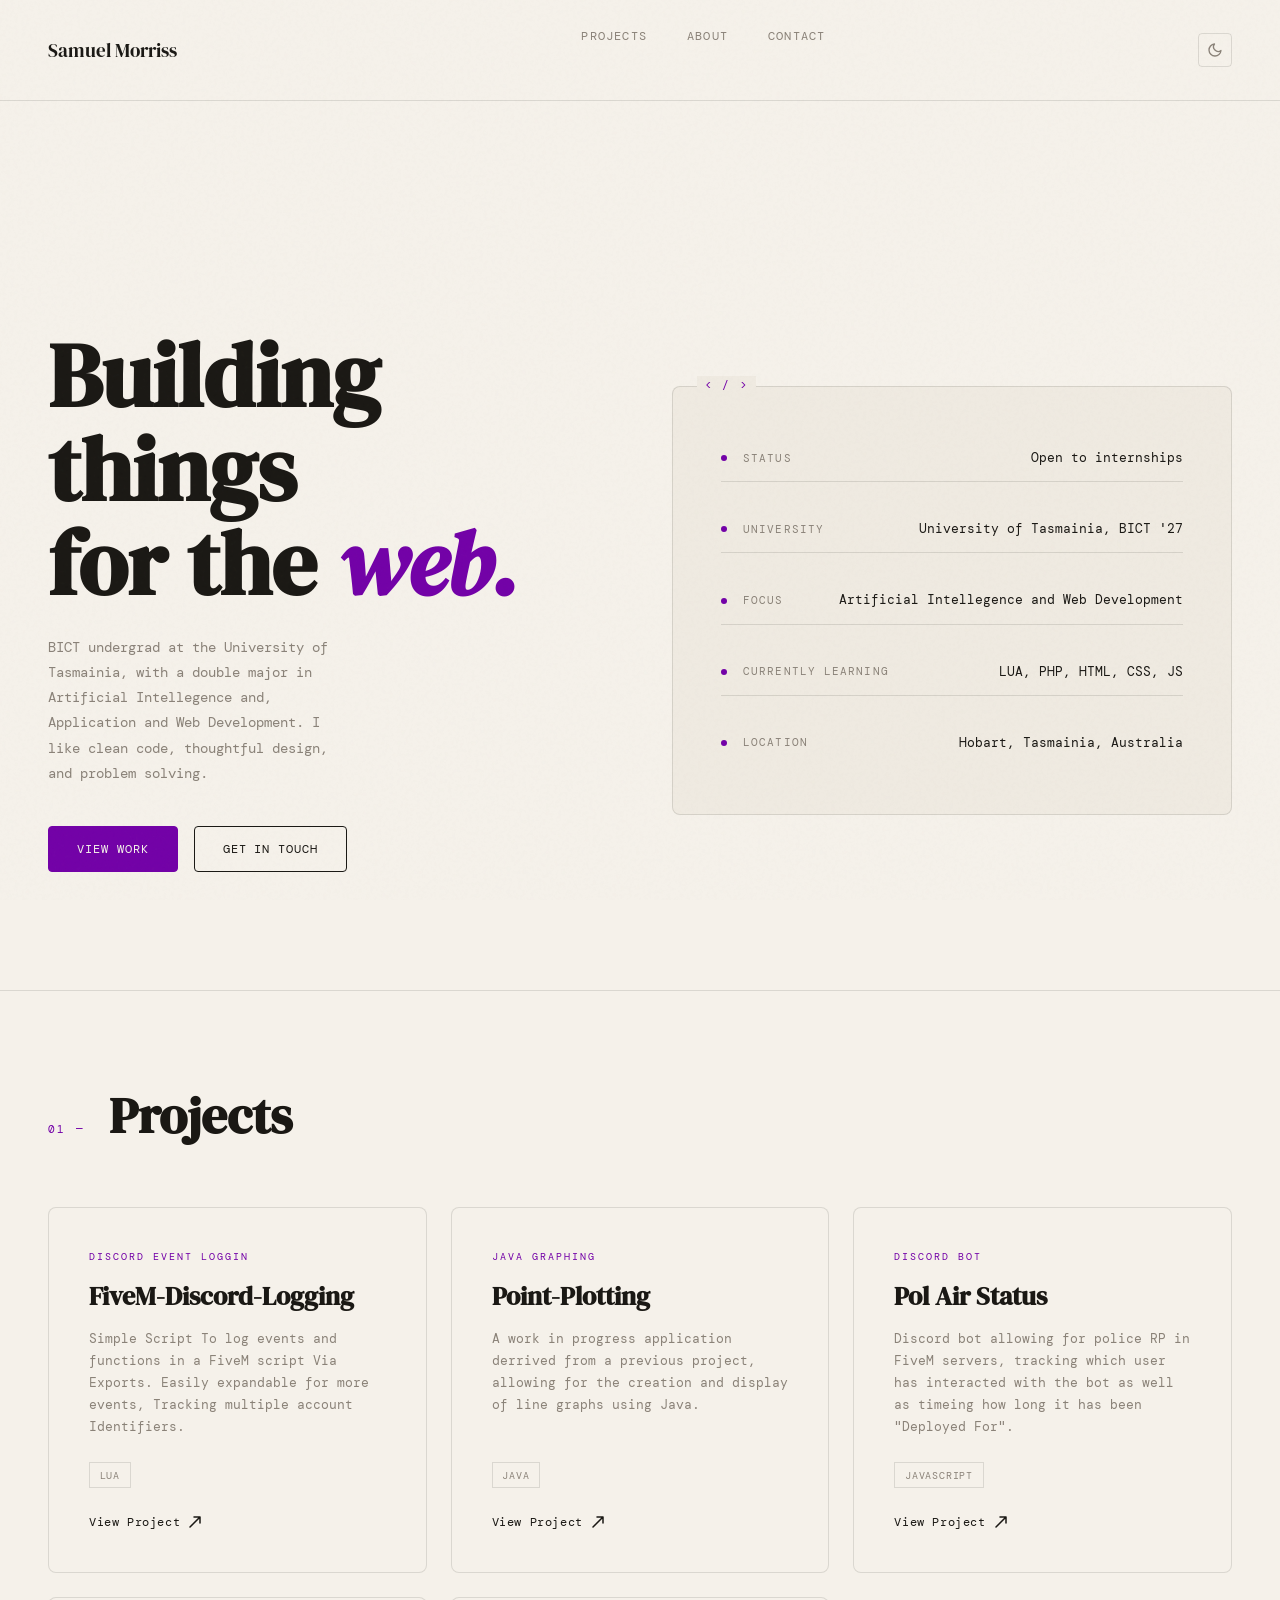
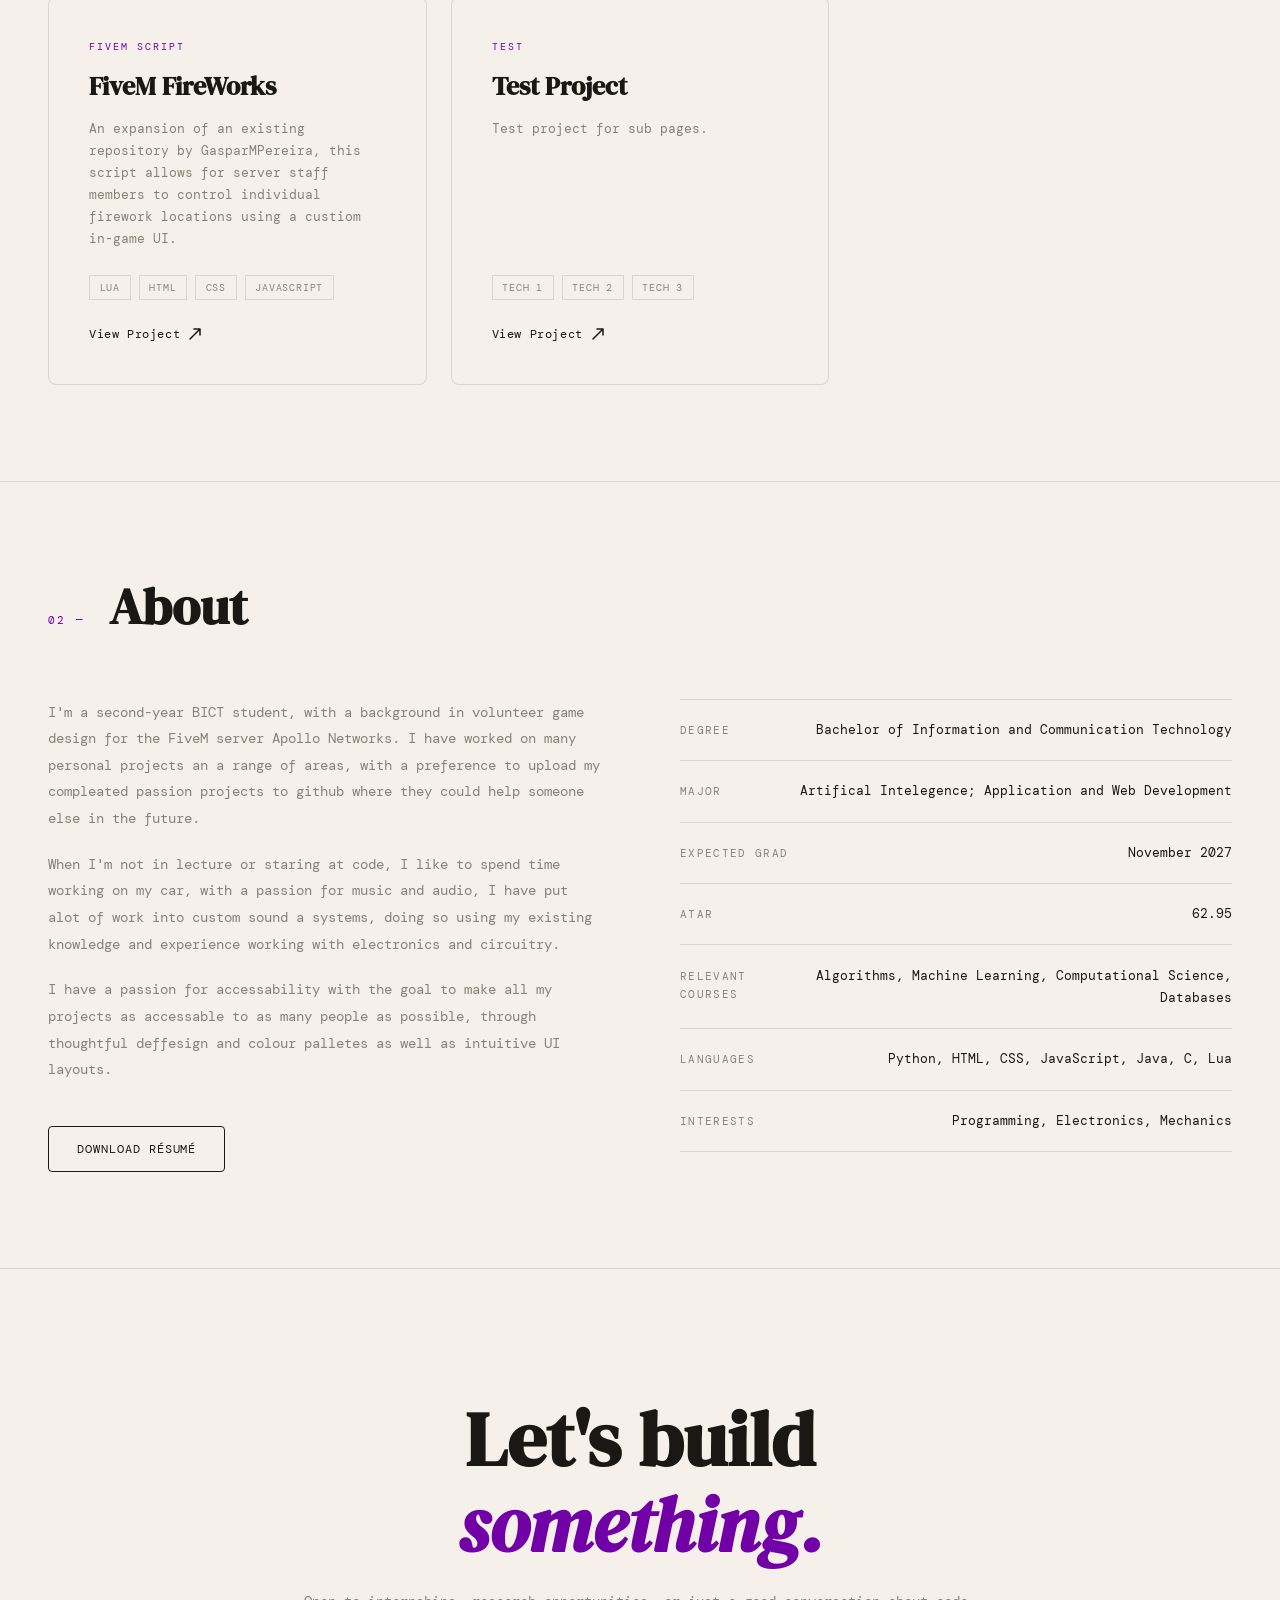
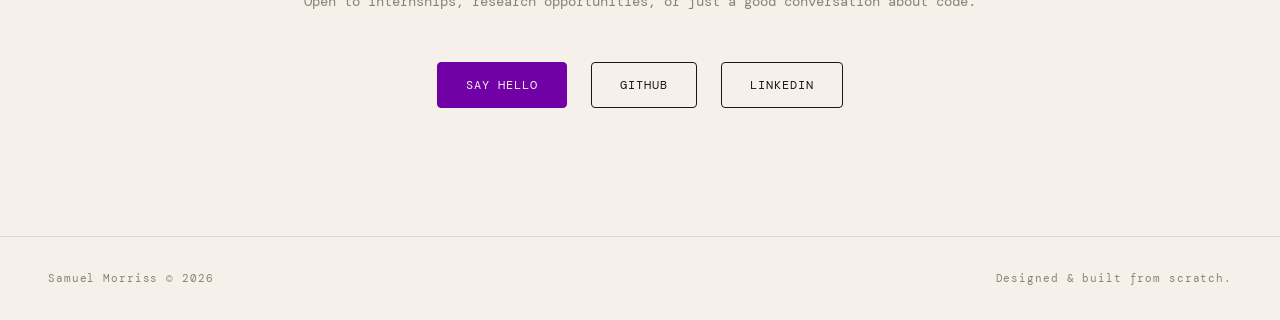
<file: index.html>
<!DOCTYPE html>
<html lang="en">
<head>
  <meta charset="UTF-8" />
  <meta name="viewport" content="width=device-width, initial-scale=1.0, viewport-fit=cover" /> 
  <title>Samuel Morriss — Developer</title>
  <link rel="preconnect" href="https://fonts.googleapis.com" />
  <link href="https://fonts.googleapis.com/css2?family=DM+Serif+Display:ital@0;1&family=DM+Mono:wght@300;400;500&display=swap" rel="stylesheet" />
  <link rel="stylesheet" href="assets/css/style.css" />
</head>
<body>

  <nav>
    <a href="#hero" class="nav-logo">Samuel Morriss</a>
    <ul class="nav-links">
      <li><a href="#projects">Projects</a></li>
      <li><a href="#about">About</a></li>
      <li><a href="#contact">Contact</a></li>
    </ul>
    <div style="display:flex; gap:0.75rem; align-items:center;">
      <button class="theme-toggle" id="themeToggle" aria-label="Toggle dark mode">
        <svg id="iconSun" width="16" height="16" viewBox="0 0 24 24" fill="none" stroke="currentColor" stroke-width="2" stroke-linecap="round" stroke-linejoin="round" style="display:none">
          <circle cx="12" cy="12" r="5"/><line x1="12" y1="1" x2="12" y2="3"/><line x1="12" y1="21" x2="12" y2="23"/><line x1="4.22" y1="4.22" x2="5.64" y2="5.64"/><line x1="18.36" y1="18.36" x2="19.78" y2="19.78"/><line x1="1" y1="12" x2="3" y2="12"/><line x1="21" y1="12" x2="23" y2="12"/><line x1="4.22" y1="19.78" x2="5.64" y2="18.36"/><line x1="18.36" y1="5.64" x2="19.78" y2="4.22"/>
        </svg>
        <svg id="iconMoon" width="16" height="16" viewBox="0 0 24 24" fill="none" stroke="currentColor" stroke-width="2" stroke-linecap="round" stroke-linejoin="round">
          <path d="M21 12.79A9 9 0 1 1 11.21 3 7 7 0 0 0 21 12.79z"/>
        </svg>
      </button>
      <button class="hamburger" id="hamburger" aria-label="Open menu">
        <span></span>
        <span></span>
        <span></span>
      </button>
    </div>
  </nav>

  <section id="hero">
    <div class="hero-text reveal">
      <h1>Building things<br>for the <em>web.</em></h1>
      <p>BICT undergrad at the University of Tasmainia, with a double major in Artificial Intellegence and, Application and Web Development. I like clean code, thoughtful design, and problem solving.</p>
      <div class="hero-cta">
        <a href="#projects" class="btn btn-accent">View Work</a>
        <a href="#contact" class="btn">Get in Touch</a>
      </div>
    </div>

    <div class="hero-aside reveal" style="transition-delay:0.15s">
      <div class="stack-item">
        <div class="stack-dot"></div>
        <span class="stack-label">Status</span>
        <span class="stack-value">Open to internships</span>
      </div>
      <div class="stack-item">
        <div class="stack-dot"></div>
        <span class="stack-label">University</span>
        <span class="stack-value">University of Tasmainia, BICT '27</span>
      </div>
      <div class="stack-item">
        <div class="stack-dot"></div>
        <span class="stack-label">Focus</span>
        <span class="stack-value">Artificial Intellegence and Web Development</span>
      </div>
      <div class="stack-item">
        <div class="stack-dot"></div>
        <span class="stack-label">Currently Learning</span>
        <span class="stack-value">LUA, PHP, HTML, CSS, JS</span>
      </div>
      <div class="stack-item">
        <div class="stack-dot"></div>
        <span class="stack-label">Location</span>
        <span class="stack-value">Hobart, Tasmainia, Australia</span>
      </div>
    </div>
  </section>

  <section id="projects">
    <div class="section-header reveal">
      <span class="section-num">01 —</span>
      <h2 class="section-title">Projects</h2>
    </div>

    <div class="projects-grid">

      <!-- ════ ADD NEW PROJECTS BELOW THIS LINE ════ -->

      <div class="project-card reveal">
        <span class="project-tag">Discord Event Loggin</span>
        <h3>FiveM-Discord-Logging</h3>
        <p>Simple Script To log events and functions in a FiveM script Via Exports. Easily expandable for more events, Tracking multiple account Identifiers.</p>
        <div class="project-stack">
          <span>LUA</span>
        </div>
        <a href="project-discord_logging.html" class="project-link">
          View Project
          <svg width="14" height="14" viewBox="0 0 14 14" fill="none"><path d="M2 12L12 2M12 2H6M12 2V8" stroke="currentColor" stroke-width="1.5" stroke-linecap="round" stroke-linejoin="round"/></svg>
        </a>
      </div>

      <div class="project-card reveal" style="transition-delay:0.08s">
        <span class="project-tag">Java Graphing</span>
        <h3>Point-Plotting</h3>
        <p>A work in progress application derrived from a previous project, allowing for the creation and display of line graphs using Java.</p>
        <div class="project-stack">
          <span>Java</span>
        </div>
        <a href="project-point_plotting.html" class="project-link">
          View Project
          <svg width="14" height="14" viewBox="0 0 14 14" fill="none"><path d="M2 12L12 2M12 2H6M12 2V8" stroke="currentColor" stroke-width="1.5" stroke-linecap="round" stroke-linejoin="round"/></svg>
        </a>
      </div>

      <div class="project-card reveal" style="transition-delay:0.16s">
        <span class="project-tag">Discord Bot</span>
        <h3>Pol Air Status</h3>
        <p>Discord bot allowing for police RP in FiveM servers, tracking which user has interacted with the bot as well as timeing how long it has been "Deployed For".</p>
        <div class="project-stack">
          <span>JavaScript</span>
        </div>
        <a href="project-pol_air.html" class="project-link">
          View Project
          <svg width="14" height="14" viewBox="0 0 14 14" fill="none"><path d="M2 12L12 2M12 2H6M12 2V8" stroke="currentColor" stroke-width="1.5" stroke-linecap="round" stroke-linejoin="round"/></svg>
        </a>
      </div>

      <div class="project-card reveal">
        <span class="project-tag">FiveM Script</span>
        <h3>FiveM FireWorks</h3>
        <p>An expansion of an existing repository by GasparMPereira, this script allows for server staff members to control individual firework locations using a custiom in-game UI.</p>
        <div class="project-stack">
          <span>Lua</span><span>HTML</span><span>CSS</span><span>JavaScript</span>
        </div>
        <a href="https://github.com/ScomosLastName/FiveM-Fireworks-Script" class="project-link">
          View Project
          <svg width="14" height="14" viewBox="0 0 14 14" fill="none"><path d="M2 12L12 2M12 2H6M12 2V8" stroke="currentColor" stroke-width="1.5" stroke-linecap="round" stroke-linejoin="round"/></svg>
        </a>
      </div>

      <div class="project-card reveal">
        <span class="project-tag">Test</span>
        <h3>Test Project</h3>
        <p>Test project for sub pages.</p>
        <div class="project-stack">
          <span>Tech 1</span><span>Tech 2</span><span>Tech 3</span>
        </div>
        <a href="project-template.html" class="project-link">
          View Project
          <svg width="14" height="14" viewBox="0 0 14 14" fill="none"><path d="M2 12L12 2M12 2H6M12 2V8" stroke="currentColor" stroke-width="1.5" stroke-linecap="round" stroke-linejoin="round"/></svg>
        </a>
      </div>

      <!-- ════ ADD NEW PROJECTS ABOVE THIS LINE ════

      Template to copy:

      <div class="project-card reveal">
        <span class="project-tag">YOUR CATEGORY</span>
        <h3>Project Name</h3>
        <p>Short description of what the project does and why it's interesting.</p>
        <div class="project-stack">
          <span>Tech 1</span><span>Tech 2</span><span>Tech 3</span>
        </div>
        <a href="YOUR_LINK" class="project-link">
          View Project
          <svg width="14" height="14" viewBox="0 0 14 14" fill="none"><path d="M2 12L12 2M12 2H6M12 2V8" stroke="currentColor" stroke-width="1.5" stroke-linecap="round" stroke-linejoin="round"/></svg>
        </a>
      </div>

      ════════════════════════════════════════════ -->

    </div>
  </section>

  <section id="about">
    <div class="section-header reveal">
      <span class="section-num">02 —</span>
      <h2 class="section-title">About</h2>
    </div>

    <div class="about-grid">
      <div class="reveal">
        <p>I'm a second-year BICT student, with a background in volunteer game design for the FiveM server Apollo Networks. I have worked on many personal projects an a range of areas, with a preference to upload my compleated passion projects to github where they could help someone else in the future.</p>
        <p>When I'm not in lecture or staring at code, I like to spend time working on my car, with a passion for music and audio, I have put alot of work into custom sound a systems, doing so using my existing knowledge and experience working with electronics and circuitry.</p>
        <p>I have a passion for accessability with the goal to make all my projects as accessable to as many people as possible, through thoughtful deffesign and colour palletes as well as intuitive UI layouts.</p>
        <br>
        <a href="assets/Resume.pdf" class="btn" download>Download Résumé</a>
      </div>

      <div class="about-facts reveal" style="transition-delay:0.1s">
        <div class="fact-row"><span class="fact-key">Degree</span><span class="fact-val">Bachelor of Information and Communication Technology</span></div>
        <div class="fact-row"><span class="fact-key">Major</span><span class="fact-val">Artifical Intelegence; Application and Web Development</span></div>
        <div class="fact-row"><span class="fact-key">Expected Grad</span><span class="fact-val">November 2027</span></div>
        <div class="fact-row"><span class="fact-key">ATAR</span><span class="fact-val">62.95</span></div>
        <div class="fact-row"><span class="fact-key">Relevant Courses</span><span class="fact-val">Algorithms, Machine Learning, Computational Science, Databases</span></div>
        <div class="fact-row"><span class="fact-key">Languages</span><span class="fact-val">Python, HTML, CSS, JavaScript, Java, C, Lua</span></div>
        <div class="fact-row"><span class="fact-key">Interests</span><span class="fact-val">Programming, Electronics, Mechanics</span></div>
      </div>
    </div>
  </section>

  <section id="contact">
    <div class="reveal">
      <h2 class="section-title">Let's build<br><em>something.</em></h2>
      <p>Open to internships, research opportunities, or just a good conversation about code.</p>
      <div class="contact-links">
        <a href="mailto:samuel.morriss@outlook.com" class="btn btn-accent">Say Hello</a>
        <a href="https://github.com/ScomosLastName" target="_blank" class="btn">GitHub</a>
        <a href="https://www.linkedin.com/in/samuel-morriss-681a0b354/" target="_blank" class="btn">LinkedIn</a>
      </div>
    </div>
  </section>

  <footer>
    <span>Samuel Morriss © 2026</span>
    <span>Designed & built from scratch.</span>
  </footer>

  <script src="assets/js/main.js"></script>
</body>
</html>
</file>
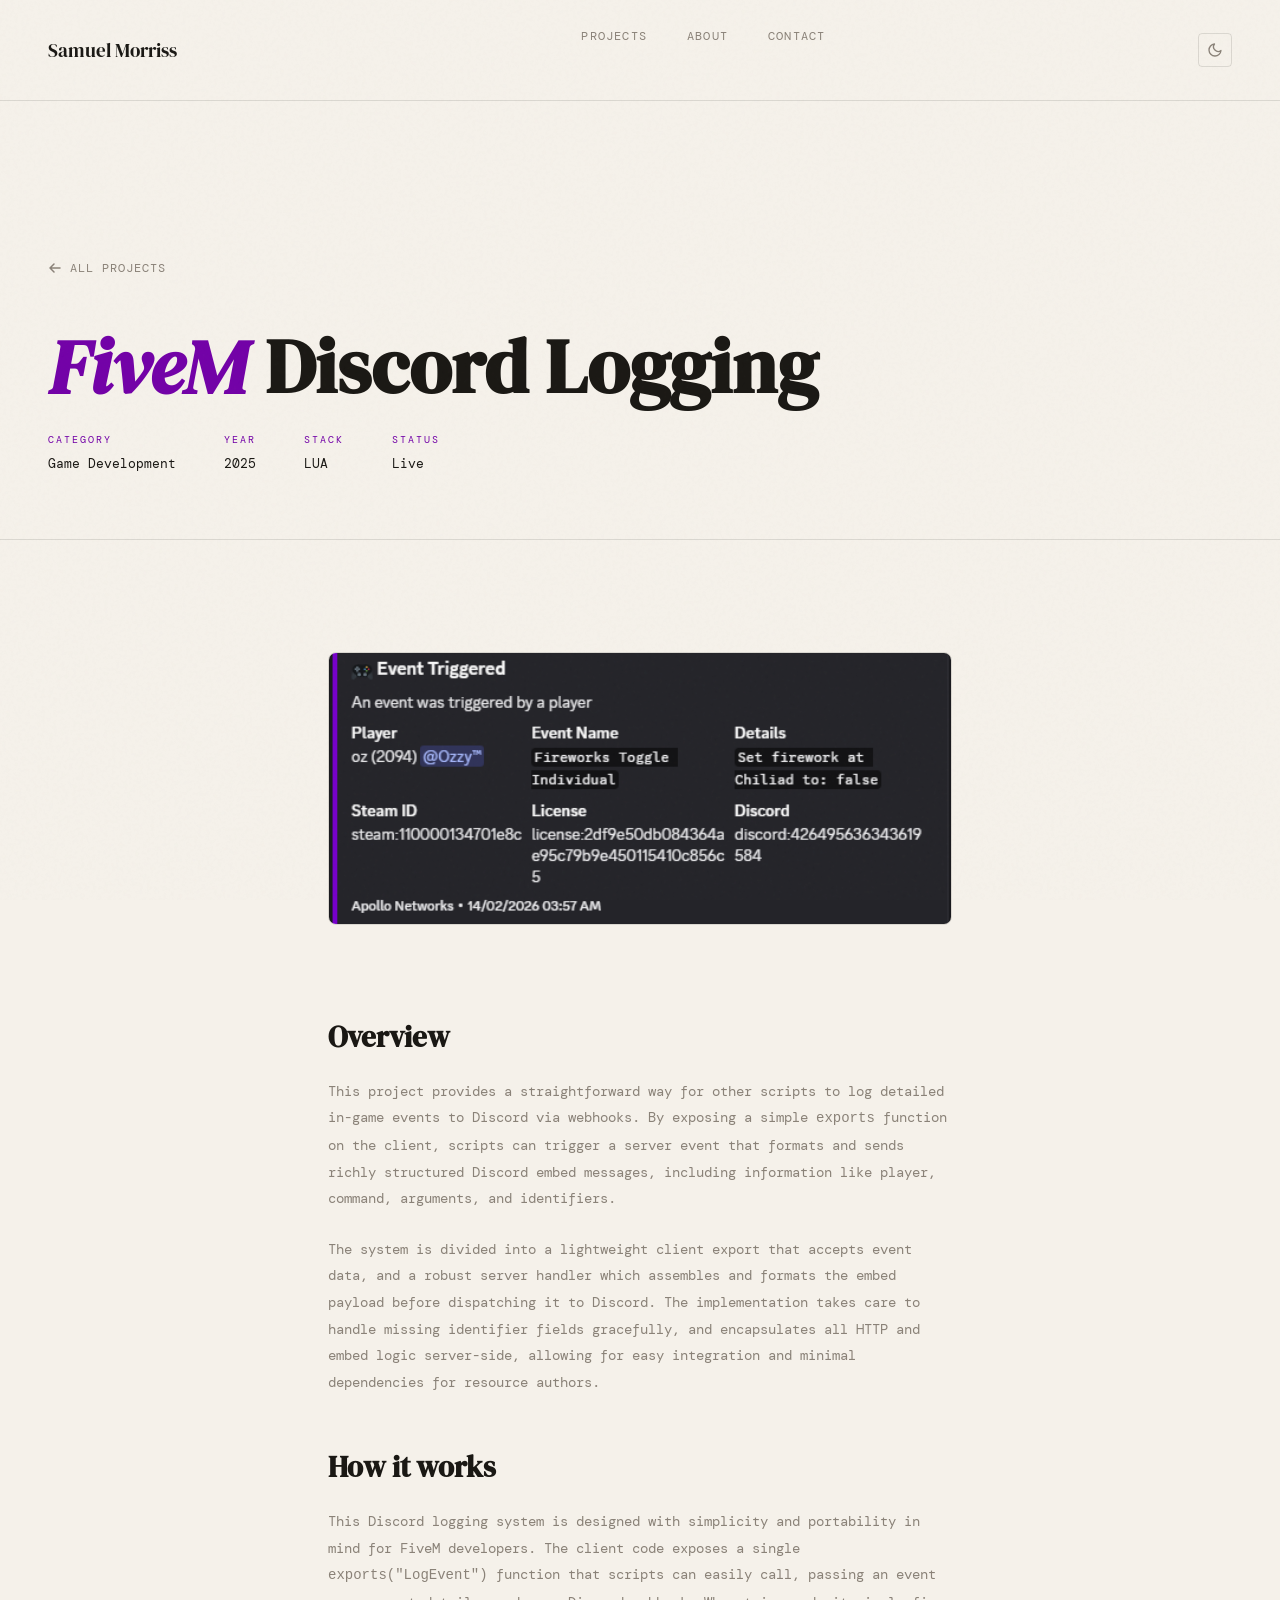
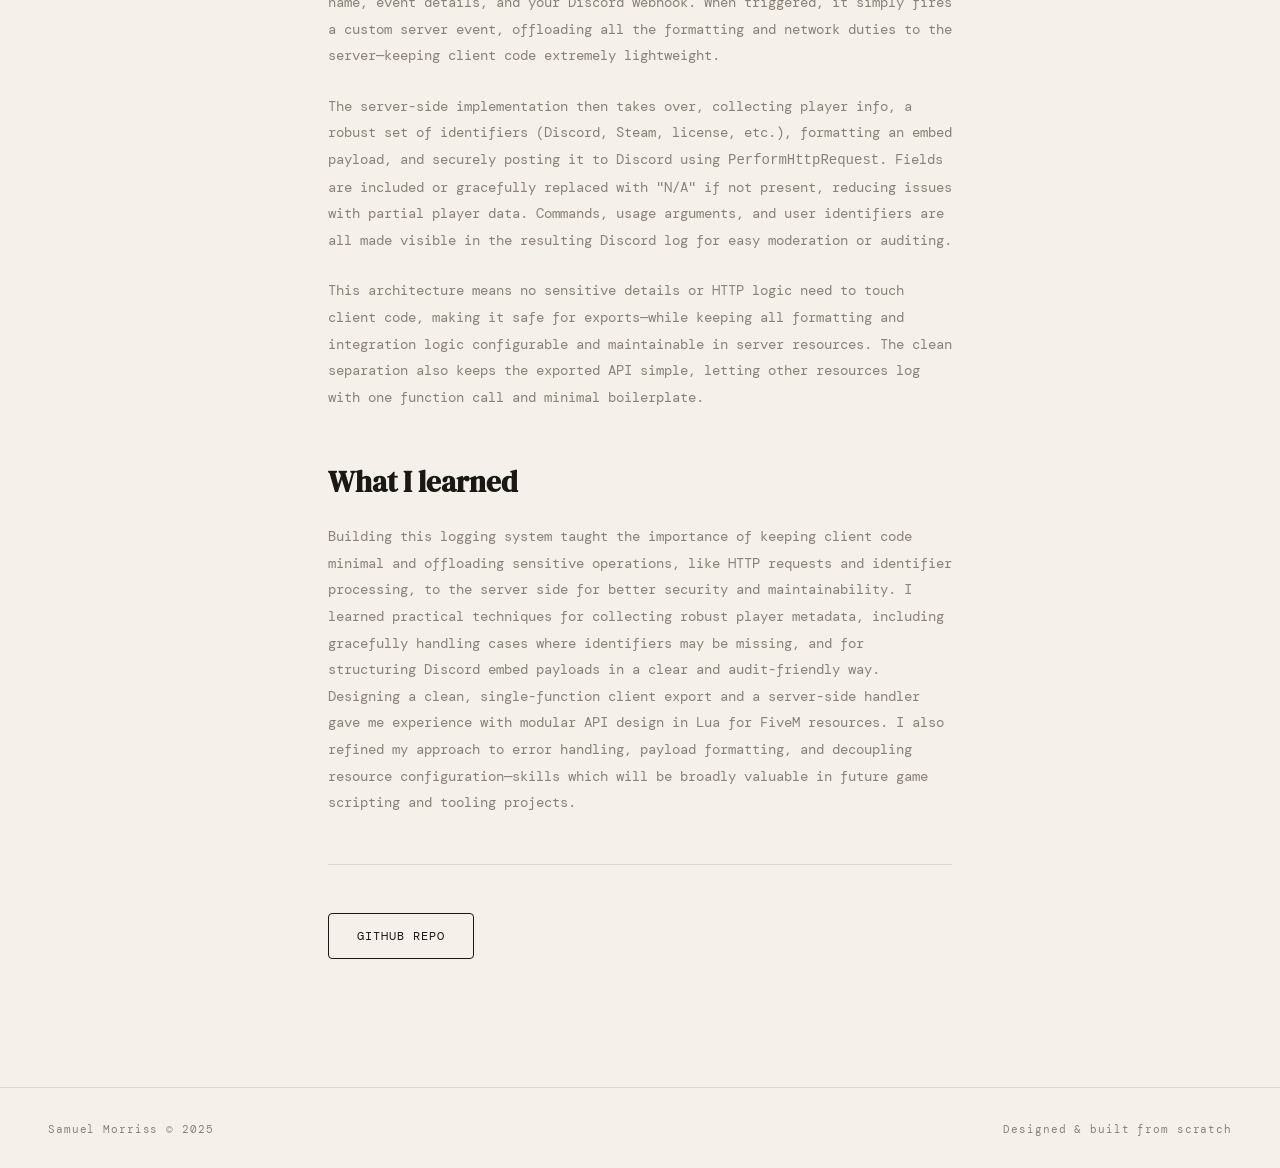
<file: project-discord_logging.html>
<!DOCTYPE html>
<html lang="en">
<head>
  <meta charset="UTF-8" />
  <meta name="viewport" content="width=device-width, initial-scale=1.0, viewport-fit=cover" />
  <title>Discord Logging — Samuel Morriss</title>
  <link rel="preconnect" href="https://fonts.googleapis.com" />
  <link href="https://fonts.googleapis.com/css2?family=DM+Serif+Display:ital@0;1&family=DM+Mono:wght@300;400;500&display=swap" rel="stylesheet" />
  <link rel="stylesheet" href="assets/css/style.css" />
  <style>
    /* ── PROJECT PAGE SPECIFIC ── */
    .project-hero {
      min-height: 50vh;
      display: flex;
      flex-direction: column;
      justify-content: flex-end;
      padding: 8rem 3rem 4rem;
      border-bottom: 1px solid var(--line);
    }

    .project-hero .back-link {
      display: inline-flex;
      align-items: center;
      gap: 0.5rem;
      font-size: 12px;
      text-decoration: none;
      color: var(--muted);
      letter-spacing: 0.08em;
      text-transform: uppercase;
      margin-bottom: 3rem;
      transition: color 0.2s;
    }

    .project-hero .back-link:hover { color: var(--ink); }

    .project-hero h1 {
      font-family: 'DM Serif Display', serif;
      font-size: clamp(2.5rem, 6vw, 5rem);
      line-height: 1.05;
      margin-bottom: 1.5rem;
    }

    .project-hero h1 em {
      font-style: italic;
      color: var(--accent);
    }

    .project-meta {
      display: flex;
      gap: 3rem;
      flex-wrap: wrap;
    }

    .meta-item { display: flex; flex-direction: column; gap: 0.3rem; }
    .meta-label { font-size: 10px; text-transform: uppercase; letter-spacing: 0.2em; color: var(--accent); }
    .meta-value { font-size: 13px; }

    /* ── BODY CONTENT ── */
    .project-body {
      max-width: 720px;
      margin: 0 auto;
      padding: 5rem 3rem;
    }

    .project-body p {
      color: var(--muted);
      line-height: 1.9;
      margin-bottom: 1.5rem;
    }

    .project-body h2 {
      font-family: 'DM Serif Display', serif;
      font-size: 1.8rem;
      margin: 3rem 0 1rem;
    }

    /* ── PHOTO GRID ── */
    .photo-grid {
      display: grid;
      grid-template-columns: repeat(auto-fill, minmax(280px, 1fr));
      gap: 1rem;
      margin: 2rem 0;
    }

    .photo-grid img {
      width: 100%;
      aspect-ratio: 16/10;
      object-fit: cover;
      border: 1px solid var(--line);
      border-radius: 8px;
      display: block;
    }

    /* Full width single image */
    .photo-full img {
      width: 100%;
      aspect-ratio: 16/7;
      object-fit: cover;
      border: 1px solid var(--line);
      border-radius: 8px;
      margin: 2rem 0;
    }

    /* ── LINKS BAR ── */
    .project-links {
      display: flex;
      gap: 1rem;
      flex-wrap: wrap;
      margin: 3rem 0;
      padding-top: 3rem;
      border-top: 1px solid var(--line);
    }

    @media (max-width: 768px) {
      .project-hero { padding: 7rem 1.5rem 3rem; }
      .project-body { padding: 3rem 1.5rem; }
      .project-meta { gap: 1.5rem; }
    }
  </style>
</head>
<body>

  <!-- NAV — paste your full nav here -->
  <nav>
    <a href="index.html" class="nav-logo">Samuel Morriss</a>
    <ul class="nav-links">
      <li><a href="index.html#projects">Projects</a></li>
      <li><a href="index.html#about">About</a></li>
      <li><a href="index.html#contact">Contact</a></li>
    </ul>
    <div style="display:flex; gap:0.75rem; align-items:center;">
      <button class="theme-toggle" id="themeToggle" aria-label="Toggle dark mode">
        <svg id="iconSun" width="16" height="16" viewBox="0 0 24 24" fill="none" stroke="currentColor" stroke-width="2" stroke-linecap="round" stroke-linejoin="round" style="display:none">
          <circle cx="12" cy="12" r="5"/><line x1="12" y1="1" x2="12" y2="3"/><line x1="12" y1="21" x2="12" y2="23"/><line x1="4.22" y1="4.22" x2="5.64" y2="5.64"/><line x1="18.36" y1="18.36" x2="19.78" y2="19.78"/><line x1="1" y1="12" x2="3" y2="12"/><line x1="21" y1="12" x2="23" y2="12"/><line x1="4.22" y1="19.78" x2="5.64" y2="18.36"/><line x1="18.36" y1="5.64" x2="19.78" y2="4.22"/>
        </svg>
        <svg id="iconMoon" width="16" height="16" viewBox="0 0 24 24" fill="none" stroke="currentColor" stroke-width="2" stroke-linecap="round" stroke-linejoin="round">
          <path d="M21 12.79A9 9 0 1 1 11.21 3 7 7 0 0 0 21 12.79z"/>
        </svg>
      </button>
      <button class="hamburger" id="hamburger" aria-label="Open menu">
        <span></span><span></span><span></span>
      </button>
    </div>
  </nav>

  <!-- HERO -->
  <div class="project-hero reveal">
    <a href="index.html#projects" class="back-link">
      <svg width="14" height="14" viewBox="0 0 14 14" fill="none"><path d="M12 7H2M2 7L6 3M2 7L6 11" stroke="currentColor" stroke-width="1.5" stroke-linecap="round" stroke-linejoin="round"/></svg>
      All Projects
    </a>
    <h1><em>FiveM </em>Discord Logging</h1>
    <div class="project-meta">
      <div class="meta-item">
        <span class="meta-label">Category</span>
        <span class="meta-value">Game Development</span>
      </div>
      <div class="meta-item">
        <span class="meta-label">Year</span>
        <span class="meta-value">2025</span>
      </div>
      <div class="meta-item">
        <span class="meta-label">Stack</span>
        <span class="meta-value">LUA</span>
      </div>
      <div class="meta-item">
        <span class="meta-label">Status</span>
        <span class="meta-value">Live</span>
      </div>
    </div>
  </div>

  <!-- BODY -->
  <div class="project-body">

    <!-- Full width banner image -->
    <div class="photo-full reveal">
      <img src="assets/images/project-discord_logging/banner.png" alt="Project banner" />
    </div>

    <h2>Overview</h2>
    <p>This project provides a straightforward way for other scripts to log detailed in-game events to Discord via webhooks. By exposing a simple <code>exports</code> function on the client, scripts can trigger a server event that formats and sends richly structured Discord embed messages, including information like player, command, arguments, and identifiers.</p>
    <p>The system is divided into a lightweight client export that accepts event data, and a robust server handler which assembles and formats the embed payload before dispatching it to Discord. The implementation takes care to handle missing identifier fields gracefully, and encapsulates all HTTP and embed logic server-side, allowing for easy integration and minimal dependencies for resource authors.</p>

    <h2>How it works</h2>
    <p>
      This Discord logging system is designed with simplicity and portability in mind for FiveM developers. The client code exposes a single <code>exports("LogEvent")</code> function that scripts can easily call, passing an event name, event details, and your Discord webhook. When triggered, it simply fires a custom server event, offloading all the formatting and network duties to the server—keeping client code extremely lightweight.
    </p>
    <p>
      The server-side implementation then takes over, collecting player info, a robust set of identifiers (Discord, Steam, license, etc.), formatting an embed payload, and securely posting it to Discord using <code>PerformHttpRequest</code>. Fields are included or gracefully replaced with "N/A" if not present, reducing issues with partial player data. Commands, usage arguments, and user identifiers are all made visible in the resulting Discord log for easy moderation or auditing.
    </p>
    <p>
      This architecture means no sensitive details or HTTP logic need to touch client code, making it safe for exports—while keeping all formatting and integration logic configurable and maintainable in server resources. The clean separation also keeps the exported API simple, letting other resources log with one function call and minimal boilerplate.
    </p>

    <!-- Photo grid -->
    <!-- <div class="photo-grid reveal">
      <img src="assets/images/projects/project-name/screen-1.jpg" alt="Screenshot 1" />
      <img src="assets/images/projects/project-name/screen-2.jpg" alt="Screenshot 2" />
      <img src="assets/images/projects/project-name/screen-3.jpg" alt="Screenshot 3" />
    </div> -->

    <h2>What I learned</h2>
    <p>Building this logging system taught the importance of keeping client code minimal and offloading sensitive operations, like HTTP requests and identifier processing, to the server side for better security and maintainability. I learned practical techniques for collecting robust player metadata, including gracefully handling cases where identifiers may be missing, and for structuring Discord embed payloads in a clear and audit-friendly way. Designing a clean, single-function client export and a server-side handler gave me experience with modular API design in Lua for FiveM resources. I also refined my approach to error handling, payload formatting, and decoupling resource configuration—skills which will be broadly valuable in future game scripting and tooling projects.</p>

    <!-- Links -->
    <div class="project-links reveal">
      <!-- <a href="https://www.apollonetworks.gg/" target="_blank" class="btn btn-accent">Live Site</a> -->
      <a href="https://github.com/ScomosLastName/FiveM-Discord-Logging" target="_blank" class="btn">GitHub Repo</a>
    </div>

  </div>

  <footer>
    <span>Samuel Morriss © 2025</span>
    <span>Designed & built from scratch</span>
  </footer>

  <script src="assets/js/main.js"></script>
</body>
</html>
</file>
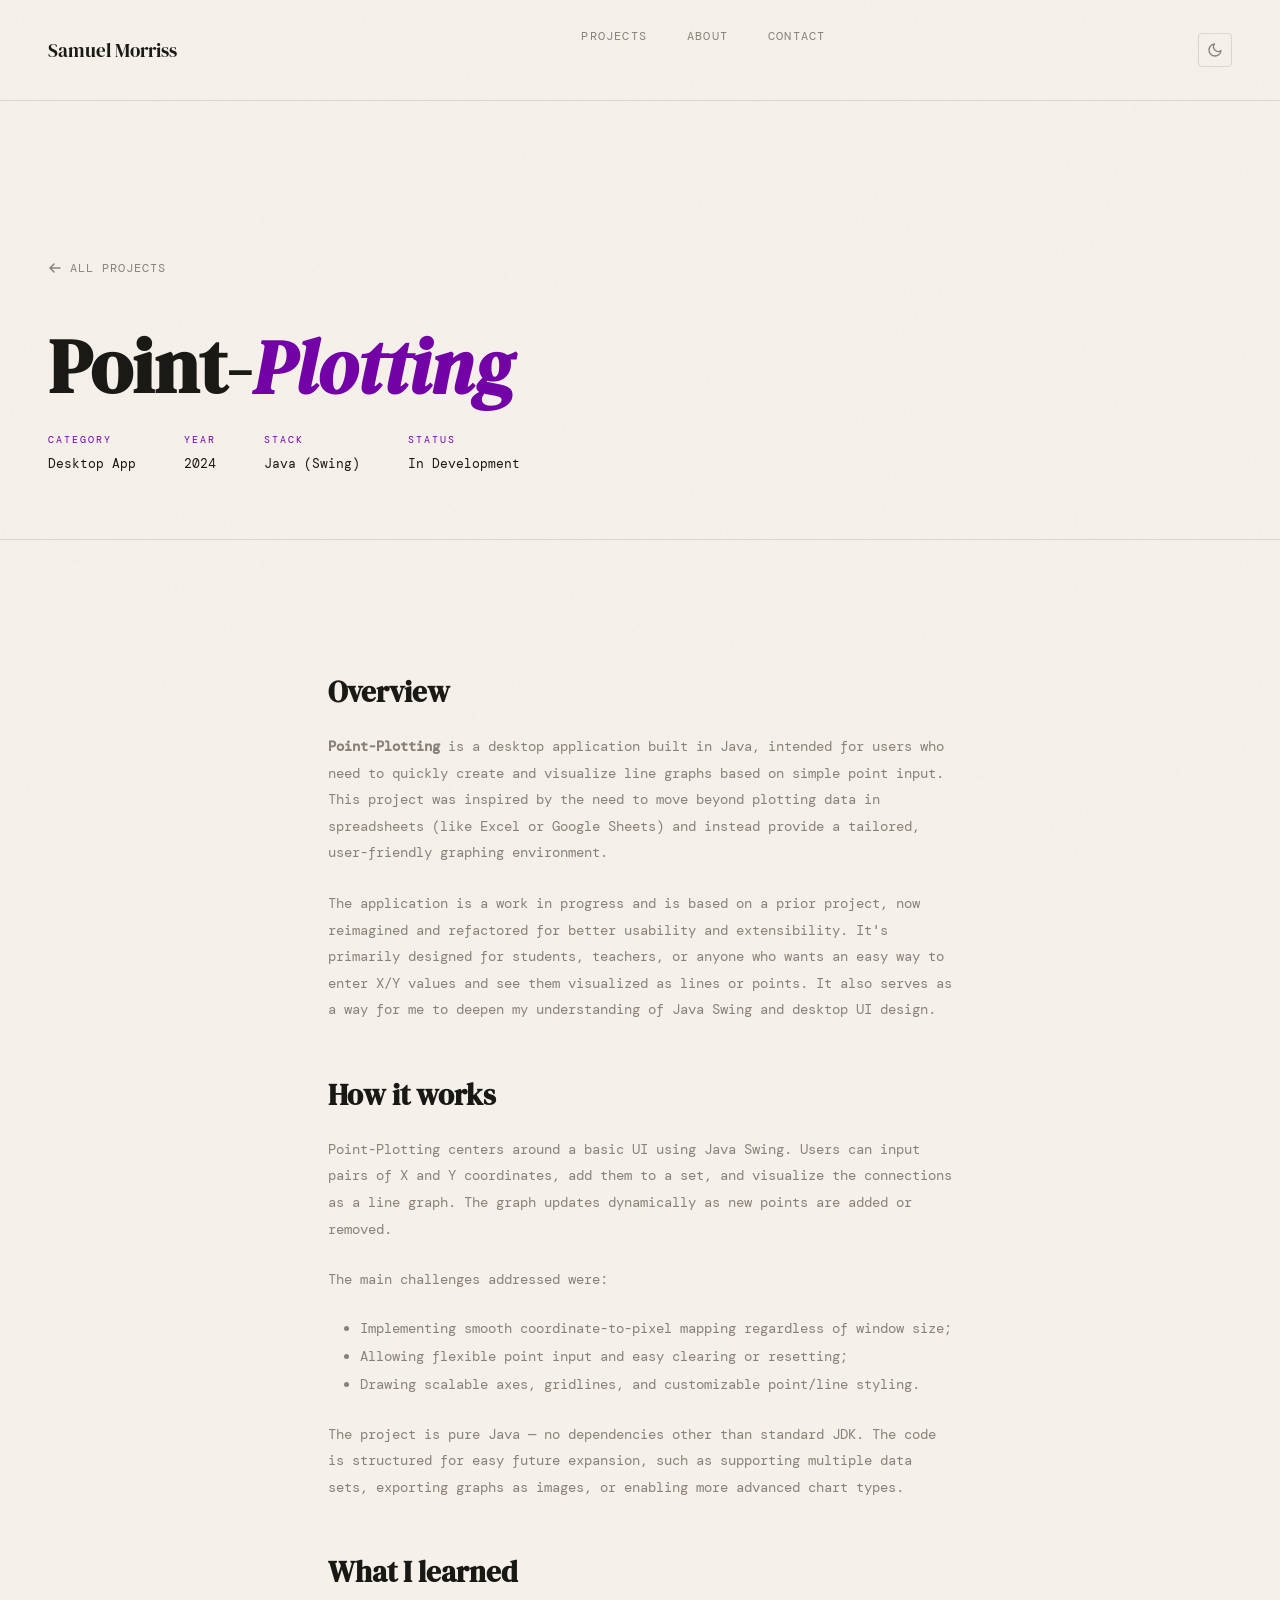
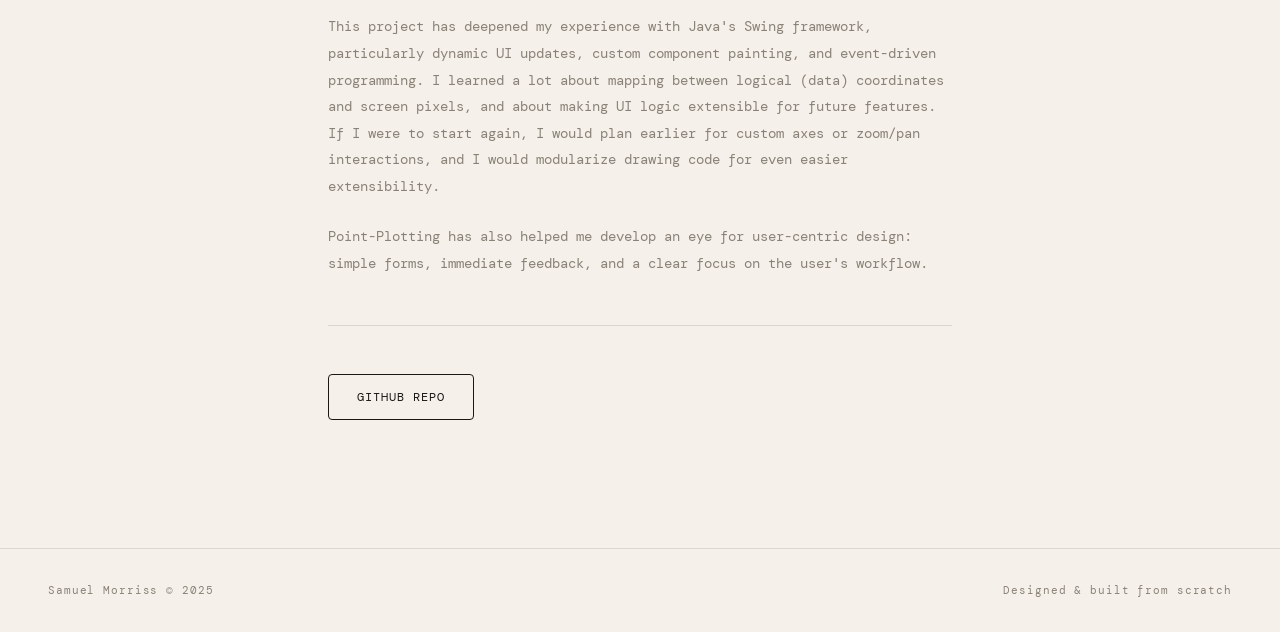
<file: project-point_plotting.html>
<!DOCTYPE html>
<html lang="en">
<head>
  <meta charset="UTF-8" />
  <meta name="viewport" content="width=device-width, initial-scale=1.0, viewport-fit=cover" />
  <title>Point-Plotting — Samuel Morriss</title>
  <link rel="preconnect" href="https://fonts.googleapis.com" />
  <link href="https://fonts.googleapis.com/css2?family=DM+Serif+Display:ital@0;1&family=DM+Mono:wght@300;400;500&display=swap" rel="stylesheet" />
  <link rel="stylesheet" href="assets/css/style.css" />
  <style>
    /* ── PROJECT PAGE SPECIFIC ── */
    .project-hero {
      min-height: 50vh;
      display: flex;
      flex-direction: column;
      justify-content: flex-end;
      padding: 8rem 3rem 4rem;
      border-bottom: 1px solid var(--line);
    }

    .project-hero .back-link {
      display: inline-flex;
      align-items: center;
      gap: 0.5rem;
      font-size: 12px;
      text-decoration: none;
      color: var(--muted);
      letter-spacing: 0.08em;
      text-transform: uppercase;
      margin-bottom: 3rem;
      transition: color 0.2s;
    }

    .project-hero .back-link:hover { color: var(--ink); }

    .project-hero h1 {
      font-family: 'DM Serif Display', serif;
      font-size: clamp(2.5rem, 6vw, 5rem);
      line-height: 1.05;
      margin-bottom: 1.5rem;
    }

    .project-hero h1 em {
      font-style: italic;
      color: var(--accent);
    }

    .project-meta {
      display: flex;
      gap: 3rem;
      flex-wrap: wrap;
    }

    .meta-item { display: flex; flex-direction: column; gap: 0.3rem; }
    .meta-label { font-size: 10px; text-transform: uppercase; letter-spacing: 0.2em; color: var(--accent); }
    .meta-value { font-size: 13px; }

    /* ── BODY CONTENT ── */
    .project-body {
      max-width: 720px;
      margin: 0 auto;
      padding: 5rem 3rem;
    }

    .project-body p {
      color: var(--muted);
      line-height: 1.9;
      margin-bottom: 1.5rem;
    }

    .project-body h2 {
      font-family: 'DM Serif Display', serif;
      font-size: 1.8rem;
      margin: 3rem 0 1rem;
    }

    /* ── PHOTO GRID ── */
    .photo-grid {
      display: grid;
      grid-template-columns: repeat(auto-fill, minmax(280px, 1fr));
      gap: 1rem;
      margin: 2rem 0;
    }

    .photo-grid img {
      width: 100%;
      aspect-ratio: 16/10;
      object-fit: cover;
      border: 1px solid var(--line);
      border-radius: 8px;
      display: block;
    }

    /* Full width single image */
    .photo-full img {
      width: 100%;
      aspect-ratio: 16/7;
      object-fit: cover;
      border: 1px solid var(--line);
      border-radius: 8px;
      margin: 2rem 0;
    }

    /* ── LINKS BAR ── */
    .project-links {
      display: flex;
      gap: 1rem;
      flex-wrap: wrap;
      margin: 3rem 0;
      padding-top: 3rem;
      border-top: 1px solid var(--line);
    }

    @media (max-width: 768px) {
      .project-hero { padding: 7rem 1.5rem 3rem; }
      .project-body { padding: 3rem 1.5rem; }
      .project-meta { gap: 1.5rem; }
    }
  </style>
</head>
<body>

  <!-- NAV — paste your full nav here -->
  <nav>
    <a href="index.html" class="nav-logo">Samuel Morriss</a>
    <ul class="nav-links">
      <li><a href="index.html#projects">Projects</a></li>
      <li><a href="index.html#about">About</a></li>
      <li><a href="index.html#contact">Contact</a></li>
    </ul>
    <div style="display:flex; gap:0.75rem; align-items:center;">
      <button class="theme-toggle" id="themeToggle" aria-label="Toggle dark mode">
        <svg id="iconSun" width="16" height="16" viewBox="0 0 24 24" fill="none" stroke="currentColor" stroke-width="2" stroke-linecap="round" stroke-linejoin="round" style="display:none">
          <circle cx="12" cy="12" r="5"/><line x1="12" y1="1" x2="12" y2="3"/><line x1="12" y1="21" x2="12" y2="23"/><line x1="4.22" y1="4.22" x2="5.64" y2="5.64"/><line x1="18.36" y1="18.36" x2="19.78" y2="19.78"/><line x1="1" y1="12" x2="3" y2="12"/><line x1="21" y1="12" x2="23" y2="12"/><line x1="4.22" y1="19.78" x2="5.64" y2="18.36"/><line x1="18.36" y1="5.64" x2="19.78" y2="4.22"/>
        </svg>
        <svg id="iconMoon" width="16" height="16" viewBox="0 0 24 24" fill="none" stroke="currentColor" stroke-width="2" stroke-linecap="round" stroke-linejoin="round">
          <path d="M21 12.79A9 9 0 1 1 11.21 3 7 7 0 0 0 21 12.79z"/>
        </svg>
      </button>
      <button class="hamburger" id="hamburger" aria-label="Open menu">
        <span></span><span></span><span></span>
      </button>
    </div>
  </nav>

  <!-- HERO -->
  <div class="project-hero reveal">
    <a href="index.html#projects" class="back-link">
      <svg width="14" height="14" viewBox="0 0 14 14" fill="none"><path d="M12 7H2M2 7L6 3M2 7L6 11" stroke="currentColor" stroke-width="1.5" stroke-linecap="round" stroke-linejoin="round"/></svg>
      All Projects
    </a>
    <h1>Point-<em>Plotting</em></h1>
    <div class="project-meta">
      <div class="meta-item">
        <span class="meta-label">Category</span>
        <span class="meta-value">Desktop App</span>
      </div>
      <div class="meta-item">
        <span class="meta-label">Year</span>
        <span class="meta-value">2024</span>
      </div>
      <div class="meta-item">
        <span class="meta-label">Stack</span>
        <span class="meta-value">Java (Swing)</span>
      </div>
      <div class="meta-item">
        <span class="meta-label">Status</span>
        <span class="meta-value">In Development</span>
      </div>
    </div>
  </div>

  <!-- BODY -->
  <div class="project-body">

    <!-- Full width banner image -->
    <!-- <div class="photo-full reveal">
      <img src="assets/images/projects/point-plotting/banner.jpg" alt="Point Plotting app banner" />
    </div> -->

    <h2>Overview</h2>
    <p>
      <strong>Point-Plotting</strong> is a desktop application built in Java, intended for users who need to quickly create and visualize line graphs based on simple point input. This project was inspired by the need to move beyond plotting data in spreadsheets (like Excel or Google Sheets) and instead provide a tailored, user-friendly graphing environment.
    </p>
    <p>
      The application is a work in progress and is based on a prior project, now reimagined and refactored for better usability and extensibility. It's primarily designed for students, teachers, or anyone who wants an easy way to enter X/Y values and see them visualized as lines or points. It also serves as a way for me to deepen my understanding of Java Swing and desktop UI design.
    </p>

    <h2>How it works</h2>
    <p>
      Point-Plotting centers around a basic UI using Java Swing. Users can input pairs of X and Y coordinates, add them to a set, and visualize the connections as a line graph. The graph updates dynamically as new points are added or removed. 
    </p>
    <p>
      The main challenges addressed were:
      <ul>
        <li>Implementing smooth coordinate-to-pixel mapping regardless of window size;</li>
        <li>Allowing flexible point input and easy clearing or resetting;</li>
        <li>Drawing scalable axes, gridlines, and customizable point/line styling.</li>
      </ul>
    </p>
    <p>
      The project is pure Java — no dependencies other than standard JDK. The code is structured for easy future expansion, such as supporting multiple data sets, exporting graphs as images, or enabling more advanced chart types.
    </p>

    <!-- Photo grid -->
    <!-- <div class="photo-grid reveal">
      <img src="assets/images/projects/point-plotting/screen1.png" alt="Point-Plotting: Main interface with a plotted graph" />
      <img src="assets/images/projects/point-plotting/screen2.png" alt="Point-Plotting: Point entry dialog or form" />
      <img src="assets/images/projects/point-plotting/screen3.png" alt="Point-Plotting: Customization or appearance options" />
    </div> -->

    <h2>What I learned</h2>
    <p>
      This project has deepened my experience with Java's Swing framework, particularly dynamic UI updates, custom component painting, and event-driven programming. 
      I learned a lot about mapping between logical (data) coordinates and screen pixels, and about making UI logic extensible for future features. If I were to start again, I would plan earlier for custom axes or zoom/pan interactions, and I would modularize drawing code for even easier extensibility.
    </p>
    <p>
      Point-Plotting has also helped me develop an eye for user-centric design: simple forms, immediate feedback, and a clear focus on the user's workflow.
    </p>

    <!-- Links -->
    <div class="project-links reveal">
      <a href="https://github.com/ScomosLastName/Point-Plotting" target="_blank" class="btn">GitHub Repo</a>
    </div>

  </div>

  <footer>
    <span>Samuel Morriss © 2025</span>
    <span>Designed & built from scratch</span>
  </footer>

  <script src="assets/js/main.js"></script>
</body>
</html>
</file>
<file: assets/css/style.css>
*, *::before, *::after { box-sizing: border-box; margin: 0; padding: 0; }

:root {
  --ink: #1a1814;
  --paper: #f5f1ea;
  --accent: #7200a7;
  --muted: #8a8278;
  --line: rgba(26,24,20,0.12);
  --card: #efeae1;
}

html {
  scroll-behavior: smooth;
  /* background: var(--ink); */
}

body {
  background: var(--paper);
  color: var(--ink);
  font-family: 'DM Mono', monospace;
  font-size: 14px;
  line-height: 1.7;
  overflow-x: hidden;
  padding-top: calc(90px + env(safe-area-inset-top));
}

/* iOS notch / safe-area top paint layer (solid block behind the notch) */
body::after {
  content: '';
  position: fixed;
  top: 0;
  left: 0;
  right: 0;
  height: constant(safe-area-inset-top);
  height: env(safe-area-inset-top, 0px);
  background: var(--paper);
  pointer-events: none;
  z-index: 10000;
}

/* ── DARK MODE ── */
body.dark {
    --ink: #e8e4dc;
    --paper: #16140f;
    --muted: #6b6660;
    --line: rgba(232,228,220,0.1);
    --card: #1e1c16;
  }
  
  .theme-toggle {
    background: none;
    border: 1px solid var(--line);
    color: var(--muted);
    padding: 0.5rem;
    cursor: pointer;
    display: flex;
    align-items: center;
    justify-content: center;
    transition: color 0.2s, border-color 0.2s;
    flex-shrink: 0;
    border-radius: 4px;
  }
  
  .theme-toggle:hover { color: var(--ink); border-color: var(--ink); }

body::before {
  content: '';
  position: fixed;
  inset: 0;
  background-image: url("data:image/svg+xml,%3Csvg viewBox='0 0 256 256' xmlns='http://www.w3.org/2000/svg'%3E%3Cfilter id='noise'%3E%3CfeTurbulence type='fractalNoise' baseFrequency='0.9' numOctaves='4' stitchTiles='stitch'/%3E%3C/filter%3E%3Crect width='100%25' height='100%25' filter='url(%23noise)' opacity='0.04'/%3E%3C/svg%3E");
  pointer-events: none;
  z-index: 9999;
  opacity: 0.5;

  top: env(safe-area-inset-top);
  left: 0;
  right: 0;
  bottom: env(safe-area-inset-bottom);
}

/* ── NAV ── */
nav {
  position: fixed;
  top: 0;
  left: 0;
  right: 0;
  z-index: 100;

  display: flex;
  justify-content: space-between;
  align-items: center;

  padding: calc(env(safe-area-inset-top) + 1.5rem) 3rem 1.5rem 3rem;

  background: var(--paper);
  border-bottom: 1px solid var(--line);
  backdrop-filter: blur(6px);

  box-shadow: 0 -100px 0 100px var(--paper);
}

nav::before {
  content: '';
  position: fixed;
  top: 0;
  left: 0;
  right: 0;
  height: env(safe-area-inset-top);
  background: var(--paper);
  z-index: 101;
}

.nav-logo {
  font-family: 'DM Serif Display', serif;
  font-size: 1.2rem;
  color: var(--ink);
  text-decoration: none;
}

.nav-links {
  display: flex;
  gap: 2.5rem;
  list-style: none;
}

.nav-links a {
  color: var(--muted);
  text-decoration: none;
  font-size: 12px;
  letter-spacing: 0.1em;
  text-transform: uppercase;
  transition: color 0.2s;
}

.nav-links a:hover { color: var(--ink); }

/* ── HERO ── */
#hero {
  min-height: 100vh;
  display: grid;
  grid-template-columns: 1fr 1fr;
  align-items: center;
  padding: 0 3rem;
  padding-top: calc(120px + env(safe-area-inset-top));
  gap: 4rem;
}

.hero-text h1 {
  font-family: 'DM Serif Display', serif;
  font-size: clamp(3rem, 7vw, 6rem);
  line-height: 1.05;
  margin-bottom: 1.5rem;
}

.hero-text h1 em {
  font-style: italic;
  color: var(--accent);
}

.hero-text p {
  color: var(--muted);
  max-width: 38ch;
  margin-bottom: 2.5rem;
  line-height: 1.8;
}

.hero-cta {
  display: inline-flex;
  gap: 1rem;
}

.btn {
  display: inline-block;
  padding: 0.75rem 1.75rem;
  text-decoration: none;
  font-family: 'DM Mono', monospace;
  font-size: 12px;
  letter-spacing: 0.08em;
  text-transform: uppercase;
  border: 1px solid var(--ink);
  color: var(--ink);
  transition: all 0.2s;
  border-radius: 4px;
}

.btn:hover {
  background: var(--ink);
  color: var(--paper);
}

.btn-accent {
  background: var(--accent);
  border-color: var(--accent);
  color: var(--paper);
}

.btn-accent:hover {
  background: transparent;
  color: var(--accent);
}

.hero-aside {
  display: flex;
  flex-direction: column;
  gap: 1.5rem;
  padding: 3rem;
  background: var(--card);
  border: 1px solid var(--line);
  position: relative;
  border-radius: 8px;
}

.hero-aside::before {
  content: '< / >';
  position: absolute;
  top: -0.7rem;
  left: 1.5rem;
  font-size: 11px;
  background: var(--card);
  padding: 0 0.5rem;
  color: var(--accent);
  letter-spacing: 0.15em;
}

.stack-item {
  display: flex;
  align-items: center;
  gap: 1rem;
  padding: 0.75rem 0;
  border-bottom: 1px solid var(--line);
}

.stack-item:last-child { border-bottom: none; }

.stack-dot {
  width: 6px; height: 6px;
  border-radius: 50%;
  background: var(--accent);
  flex-shrink: 0;
}

.stack-label { color: var(--muted); font-size: 11px; text-transform: uppercase; letter-spacing: 0.1em; flex: 1; }
.stack-value { font-size: 13px; }

/* ── SECTIONS ── */
section {
  padding: 6rem 3rem;
  border-top: 1px solid var(--line);
}

.section-header {
  display: flex;
  align-items: baseline;
  gap: 1.5rem;
  margin-bottom: 4rem;
}

.section-num {
  font-size: 11px;
  color: var(--accent);
  letter-spacing: 0.2em;
  flex-shrink: 0;
}

.section-title {
  font-family: 'DM Serif Display', serif;
  font-size: clamp(2rem, 4vw, 3.5rem);
  line-height: 1.1;
}

/* ── PROJECTS ── */
.projects-grid {
  display: grid;
  grid-template-columns: repeat(auto-fill, minmax(340px, 1fr));
  gap: 1.5rem;
  background: transparent;
}

.project-card {
  background: var(--paper);
  border: 1px solid var(--line);
  padding: 2.5rem;
  display: flex;
  flex-direction: column;
  gap: 1rem;
  transition: background 0.25s;
  position: relative;
  overflow: hidden;
  border-radius: 8px;
}

.project-card::after {
  content: '';
  position: absolute;
  bottom: 0; left: 0;
  height: 2px;
  width: 0;
  background: var(--accent);
  transition: width 0.35s ease;
}

.project-card:hover { background: var(--card); }
.project-card:hover::after { width: 100%; }

.project-tag {
  font-size: 10px;
  text-transform: uppercase;
  letter-spacing: 0.2em;
  color: var(--accent);
}

.project-card h3 {
  font-family: 'DM Serif Display', serif;
  font-size: 1.6rem;
  line-height: 1.2;
}

.project-card p {
  color: var(--muted);
  font-size: 13px;
  flex: 1;
}

.project-stack {
  display: flex;
  flex-wrap: wrap;
  gap: 0.5rem;
  margin-top: 0.5rem;
}

.project-stack span {
  font-size: 10px;
  letter-spacing: 0.08em;
  text-transform: uppercase;
  border: 1px solid var(--line);
  padding: 0.2rem 0.6rem;
  color: var(--muted);
}

.project-link {
  display: inline-flex;
  align-items: center;
  gap: 0.5rem;
  font-size: 12px;
  text-decoration: none;
  color: var(--ink);
  margin-top: 0.5rem;
  letter-spacing: 0.05em;
  transition: color 0.2s;
}

.project-link:hover { color: var(--accent); }
.project-link svg { transition: transform 0.2s; }
.project-link:hover svg { transform: translate(2px, -2px); }

/* ── ABOUT ── */
#about .about-grid {
  display: grid;
  grid-template-columns: 1fr 1fr;
  gap: 5rem;
  align-items: start;
}

#about p {
  color: var(--muted);
  line-height: 1.9;
  margin-bottom: 1.2rem;
}

.about-facts { display: flex; flex-direction: column; }

.fact-row {
  display: flex;
  justify-content: space-between;
  padding: 1.2rem 0;
  border-bottom: 1px solid var(--line);
  align-items: baseline;
}

.fact-row:first-child { border-top: 1px solid var(--line); }

.fact-key {
  font-size: 11px;
  text-transform: uppercase;
  letter-spacing: 0.12em;
  color: var(--muted);
}

.fact-val { font-size: 13px; text-align: right; }

/* ── CONTACT ── */
#contact {
  text-align: center;
  padding: 8rem 3rem;
}

#contact .section-title {
  font-size: clamp(2.5rem, 6vw, 5rem);
  margin-bottom: 1.5rem;
}

#contact em {
  font-family: 'DM Serif Display', serif;
  font-style: italic;
  color: var(--accent);
}

#contact p {
  color: var(--muted);
  margin-bottom: 3rem;
}

.contact-links {
  display: flex;
  justify-content: center;
  gap: 1.5rem;
  flex-wrap: wrap;
}

/* ── FOOTER ── */
footer {
  border-top: 1px solid var(--line);
  padding: 2rem 3rem;
  display: flex;
  justify-content: space-between;
  align-items: center;
  color: var(--muted);
  font-size: 11px;
  letter-spacing: 0.08em;
}

/* ── ANIMATIONS ── */
.reveal {
  opacity: 0;
  transform: translateY(24px);
  transition: opacity 0.7s ease, transform 0.7s ease;
}

.reveal.visible {
  opacity: 1;
  transform: none;
}

/* ── RESPONSIVE ── */
@media (max-width: 768px) {
  .nav-links {
    display: flex;
    flex-direction: column;
    gap: 0;
    position: absolute;
    top: 100%;
    left: 0; right: 0;
    background: var(--paper);
    border-bottom: 1px solid var(--line);
    z-index: 99;
    max-height: 0;
    overflow: hidden;
    transition: max-height 0.35s ease, padding-bottom 0.35s ease;
  }

  .nav-links.open {
    max-height: 300px;
    padding-bottom: 1rem;
  }

  .nav-links a {
    padding: 1rem 1.5rem;
    transition: max-height 0.35s ease, opacity 0s ease 0.35s;
    opacity: 0;
  }
  
  .nav-links.open a {
    opacity: 1;
    transition: max-height 0.35s ease, opacity 0s ease 0s;
    padding: 1rem 1.5rem;
  }

  .hamburger { display: flex !important; }

  #hero { grid-template-columns: 1fr; padding: 6rem 1.5rem 3rem; }
  section { padding: 4rem 1.5rem; }
  #about .about-grid { grid-template-columns: 1fr; gap: 3rem; }
  footer { flex-direction: column; gap: 0.5rem; text-align: center; }
}

.hamburger {
  display: none;
  flex-direction: column;
  gap: 5px;
  background: none;
  border: 1px solid var(--line);
  cursor: pointer;
  padding: 0.5rem;
  border-radius: 4px;
  transition: color 0.2s, border-color 0.2s;
}

.hamburger:hover {
  border-color: var(--ink);
}

.hamburger span {
  display: block;
  width: 22px;
  height: 1.5px;
  background: var(--muted);
  transition: transform 0.3s ease, opacity 0.3s ease, background 0.2s;
  transform-origin: center;
}

.hamburger:hover span { background: var(--ink); }

.hamburger.open span:nth-child(1) { transform: translateY(6.5px) rotate(45deg); }
.hamburger.open span:nth-child(2) { opacity: 0; transform: scaleX(0); }
.hamburger.open span:nth-child(3) { transform: translateY(-6.5px) rotate(-45deg); }

ul, ol {
  padding-left: 2rem;
  margin-bottom: 1.5rem;
  color: var(--muted);
  font-size: 14px;
  line-height: 1.7;
  font-family: 'DM Mono', monospace;
  background: transparent;
  /* inherits colors for dark/light mode via var(--ink) */
}

li {
  margin-bottom: 0.3em;
  color: var(--muted);
  font-size: 14px;
  line-height: 1.7;
  font-family: 'DM Mono', monospace;
  background: transparent;
  /* inherits colors for dark/light mode via var(--ink) */
}

ul {
  list-style-type: disc;
}
ol {
  list-style-type: decimal;
}
</file>
